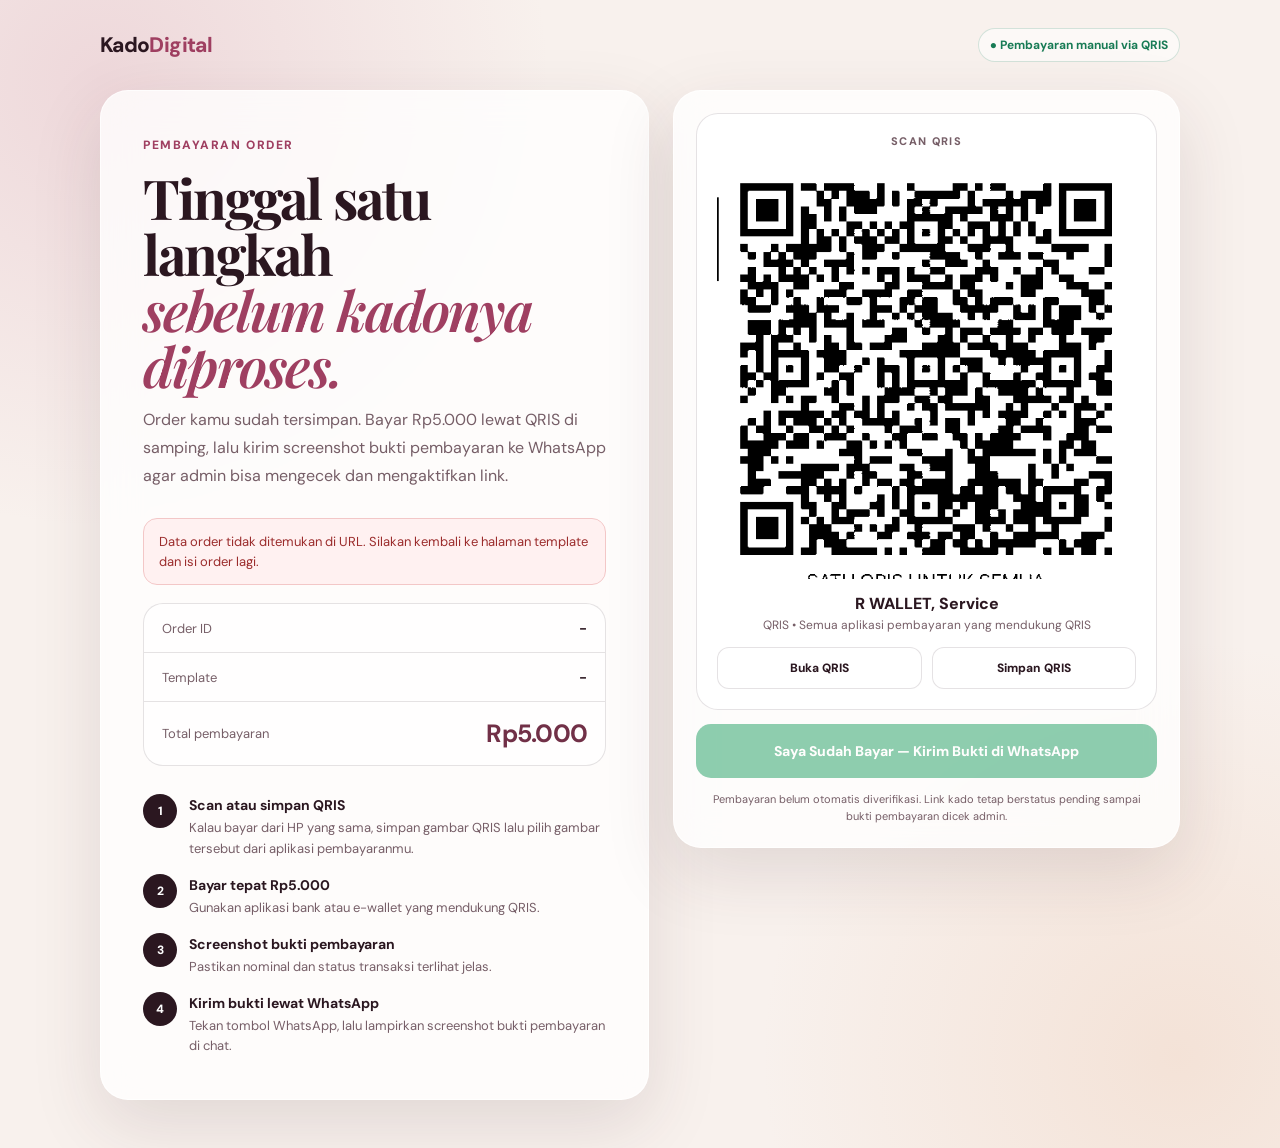
<file: payment.html>
<!DOCTYPE html>
<html lang="id">
<head>
  <meta charset="UTF-8" />
  <meta name="viewport" content="width=device-width, initial-scale=1.0" />
  <meta name="theme-color" content="#24151b" />
  <title>Pembayaran QRIS — KadoDigital</title>
  <link rel="preconnect" href="https://fonts.googleapis.com">
  <link rel="preconnect" href="https://fonts.gstatic.com" crossorigin>
  <link href="https://fonts.googleapis.com/css2?family=DM+Sans:wght@400;500;600;700&family=Playfair+Display:ital,wght@0,600;0,700;1,600&display=swap" rel="stylesheet">
  <style>
    :root {
      --bg: #f8f1ed;
      --ink: #2b1720;
      --muted: #765e67;
      --line: rgba(43, 23, 32, .12);
      --card: rgba(255, 255, 255, .78);
      --accent: #9f3f61;
      --accent-dark: #713047;
      --green: #187b55;
      --shadow: 0 24px 70px rgba(73, 36, 50, .13);
    }
    * { box-sizing: border-box; }
    body {
      margin: 0;
      min-height: 100vh;
      color: var(--ink);
      background:
        radial-gradient(circle at 8% 7%, rgba(206, 135, 159, .24), transparent 28rem),
        radial-gradient(circle at 92% 92%, rgba(233, 188, 158, .28), transparent 26rem),
        var(--bg);
      font-family: "DM Sans", sans-serif;
    }
    a { color: inherit; }
    .shell { width: min(1080px, calc(100% - 32px)); margin: 0 auto; padding: 28px 0 48px; }
    .topbar { display: flex; align-items: center; justify-content: space-between; gap: 16px; margin-bottom: 28px; }
    .logo { text-decoration: none; font-weight: 800; letter-spacing: -.03em; font-size: 21px; }
    .logo span { color: var(--accent); }
    .secure { font-size: 12px; font-weight: 700; color: var(--green); padding: 8px 11px; border: 1px solid rgba(24,123,85,.18); background: rgba(255,255,255,.58); border-radius: 999px; }
    .payment-grid { display: grid; grid-template-columns: minmax(0, 1.04fr) minmax(320px, .96fr); gap: 24px; align-items: start; }
    .panel { background: var(--card); border: 1px solid rgba(255,255,255,.72); box-shadow: var(--shadow); backdrop-filter: blur(18px); border-radius: 28px; }
    .info { padding: clamp(25px, 4vw, 42px); }
    .eyebrow { display: inline-flex; gap: 8px; align-items: center; font-size: 12px; font-weight: 800; letter-spacing: .13em; color: var(--accent); }
    h1 { font-family: "Playfair Display", serif; font-size: clamp(35px, 5vw, 55px); line-height: 1.02; margin: 15px 0 13px; letter-spacing: -.035em; }
    h1 em { color: var(--accent); font-weight: 600; }
    .lead { color: var(--muted); line-height: 1.75; margin: 0 0 28px; max-width: 590px; }
    .summary { border: 1px solid var(--line); background: rgba(255,255,255,.7); border-radius: 20px; overflow: hidden; margin-bottom: 28px; }
    .summary-row { display: flex; align-items: center; justify-content: space-between; gap: 18px; padding: 15px 18px; border-bottom: 1px solid var(--line); }
    .summary-row:last-child { border-bottom: 0; }
    .summary-row span { color: var(--muted); font-size: 13px; }
    .summary-row strong { text-align: right; font-size: 14px; word-break: break-word; }
    .summary-row.total strong { color: var(--accent-dark); font-size: 25px; letter-spacing: -.03em; }
    .steps { display: grid; gap: 14px; }
    .step { display: grid; grid-template-columns: 34px 1fr; gap: 12px; align-items: start; }
    .step-num { width: 34px; height: 34px; display: grid; place-items: center; border-radius: 50%; background: var(--ink); color: white; font-size: 12px; font-weight: 800; }
    .step h3 { margin: 2px 0 4px; font-size: 14px; }
    .step p { margin: 0; font-size: 13px; line-height: 1.6; color: var(--muted); }
    .qris-panel { padding: 22px; position: sticky; top: 18px; }
    .qris-card { padding: 20px; border: 1px solid var(--line); background: #fff; border-radius: 22px; text-align: center; }
    .qris-label { font-size: 11px; letter-spacing: .12em; font-weight: 800; color: var(--muted); margin-bottom: 12px; }
    .qris-img { width: min(100%, 430px); aspect-ratio: 1; object-fit: contain; image-rendering: crisp-edges; display: block; margin: 0 auto; border-radius: 12px; }
    .merchant { margin: 14px 0 3px; font-weight: 800; }
    .merchant-sub { margin: 0; color: var(--muted); font-size: 12px; }
    .qris-actions { display: grid; grid-template-columns: 1fr 1fr; gap: 10px; margin: 14px 0 0; }
    .mini-btn { min-height: 42px; display: inline-flex; align-items: center; justify-content: center; text-decoration: none; border-radius: 12px; font-size: 12px; font-weight: 800; border: 1px solid var(--line); background: #fff; }
    .wa-btn { margin-top: 14px; width: 100%; min-height: 54px; border: 0; border-radius: 15px; background: #1f9d63; color: white; display: flex; align-items: center; justify-content: center; text-align: center; text-decoration: none; font-weight: 800; font-size: 14px; padding: 12px 16px; box-shadow: 0 13px 26px rgba(31,157,99,.22); transition: .2s ease; }
    .wa-btn:hover { transform: translateY(-2px); background: #168653; }
    .wa-btn.disabled { opacity: .5; pointer-events: none; box-shadow: none; }
    .note { margin: 13px 2px 0; font-size: 11px; line-height: 1.55; color: var(--muted); text-align: center; }
    .error { display: none; margin-bottom: 18px; border-radius: 14px; padding: 13px 15px; background: #fff1f1; color: #9b2c2c; border: 1px solid #f3c7c7; font-size: 13px; line-height: 1.5; }
    @media (max-width: 800px) {
      .shell { width: min(100% - 20px, 620px); padding-top: 18px; }
      .payment-grid { grid-template-columns: 1fr; }
      .qris-panel { position: static; }
      .topbar { margin-bottom: 18px; }
      .secure { display: none; }
      .info { order: 1; }
      .qris-panel { order: 2; }
    }
  </style>
</head>
<body>
  <main class="shell">
    <div class="topbar">
      <a class="logo" href="index.html">Kado<span>Digital</span></a>
      <span class="secure">● Pembayaran manual via QRIS</span>
    </div>

    <section class="payment-grid">
      <div class="panel info">
        <span class="eyebrow">PEMBAYARAN ORDER</span>
        <h1>Tinggal satu langkah<br><em>sebelum kadonya diproses.</em></h1>
        <p class="lead">Order kamu sudah tersimpan. Bayar Rp5.000 lewat QRIS di samping, lalu kirim screenshot bukti pembayaran ke WhatsApp agar admin bisa mengecek dan mengaktifkan link.</p>

        <div id="paymentError" class="error">Data order tidak ditemukan di URL. Silakan kembali ke halaman template dan isi order lagi.</div>

        <div class="summary">
          <div class="summary-row"><span>Order ID</span><strong id="orderId">-</strong></div>
          <div class="summary-row"><span>Template</span><strong id="templateName">-</strong></div>
          <div class="summary-row total"><span>Total pembayaran</span><strong>Rp5.000</strong></div>
        </div>

        <div class="steps">
          <div class="step"><span class="step-num">1</span><div><h3>Scan atau simpan QRIS</h3><p>Kalau bayar dari HP yang sama, simpan gambar QRIS lalu pilih gambar tersebut dari aplikasi pembayaranmu.</p></div></div>
          <div class="step"><span class="step-num">2</span><div><h3>Bayar tepat Rp5.000</h3><p>Gunakan aplikasi bank atau e-wallet yang mendukung QRIS.</p></div></div>
          <div class="step"><span class="step-num">3</span><div><h3>Screenshot bukti pembayaran</h3><p>Pastikan nominal dan status transaksi terlihat jelas.</p></div></div>
          <div class="step"><span class="step-num">4</span><div><h3>Kirim bukti lewat WhatsApp</h3><p>Tekan tombol WhatsApp, lalu lampirkan screenshot bukti pembayaran di chat.</p></div></div>
        </div>
      </div>

      <aside class="panel qris-panel">
        <div class="qris-card">
          <div class="qris-label">SCAN QRIS</div>
          <img class="qris-img" src="assets/images/qris-payment.png" alt="QRIS pembayaran KadoDigital">
          <div class="merchant">R WALLET, Service</div>
          <p class="merchant-sub">QRIS • Semua aplikasi pembayaran yang mendukung QRIS</p>
          <div class="qris-actions">
            <a class="mini-btn" href="assets/images/qris-payment.png" target="_blank" rel="noopener">Buka QRIS</a>
            <a class="mini-btn" href="assets/images/qris-payment.png" download="QRIS-KadoDigital.png">Simpan QRIS</a>
          </div>
        </div>

        <a id="whatsappBtn" class="wa-btn disabled" href="#" target="_blank" rel="noopener">Saya Sudah Bayar — Kirim Bukti di WhatsApp</a>
        <p class="note">Pembayaran belum otomatis diverifikasi. Link kado tetap berstatus pending sampai bukti pembayaran dicek admin.</p>
      </aside>
    </section>
  </main>

  <script>
    (() => {
      const PRICE = 5000;
      const WHATSAPP = "6282385827645";
      const params = new URLSearchParams(window.location.search);
      const id = (params.get("id") || "").trim().toLowerCase();
      const template = (params.get("template") || "").trim();

      const prettyTemplate = template
        ? template.split("-").filter(Boolean).map(part => part.charAt(0).toUpperCase() + part.slice(1)).join(" ")
        : "-";

      document.getElementById("orderId").textContent = id || "-";
      document.getElementById("templateName").textContent = prettyTemplate;

      const btn = document.getElementById("whatsappBtn");
      const error = document.getElementById("paymentError");

      if (!id) {
        error.style.display = "block";
        return;
      }

      const orderLink = window.location.origin + "/?id=" + encodeURIComponent(id);
      const message = [
        "Halo Kak, saya sudah melakukan pembayaran QRIS untuk KadoDigital.",
        "",
        "Order ID: " + id,
        "Template: " + prettyTemplate,
        "Total: Rp" + PRICE.toLocaleString("id-ID"),
        "Link pesanan: " + orderLink,
        "",
        "Saya lampirkan screenshot bukti pembayaran di chat ini ya."
      ].join("\n");

      btn.href = "https://wa.me/" + WHATSAPP + "?text=" + encodeURIComponent(message);
      btn.classList.remove("disabled");
    })();
  </script>
</body>
</html>
</file>
